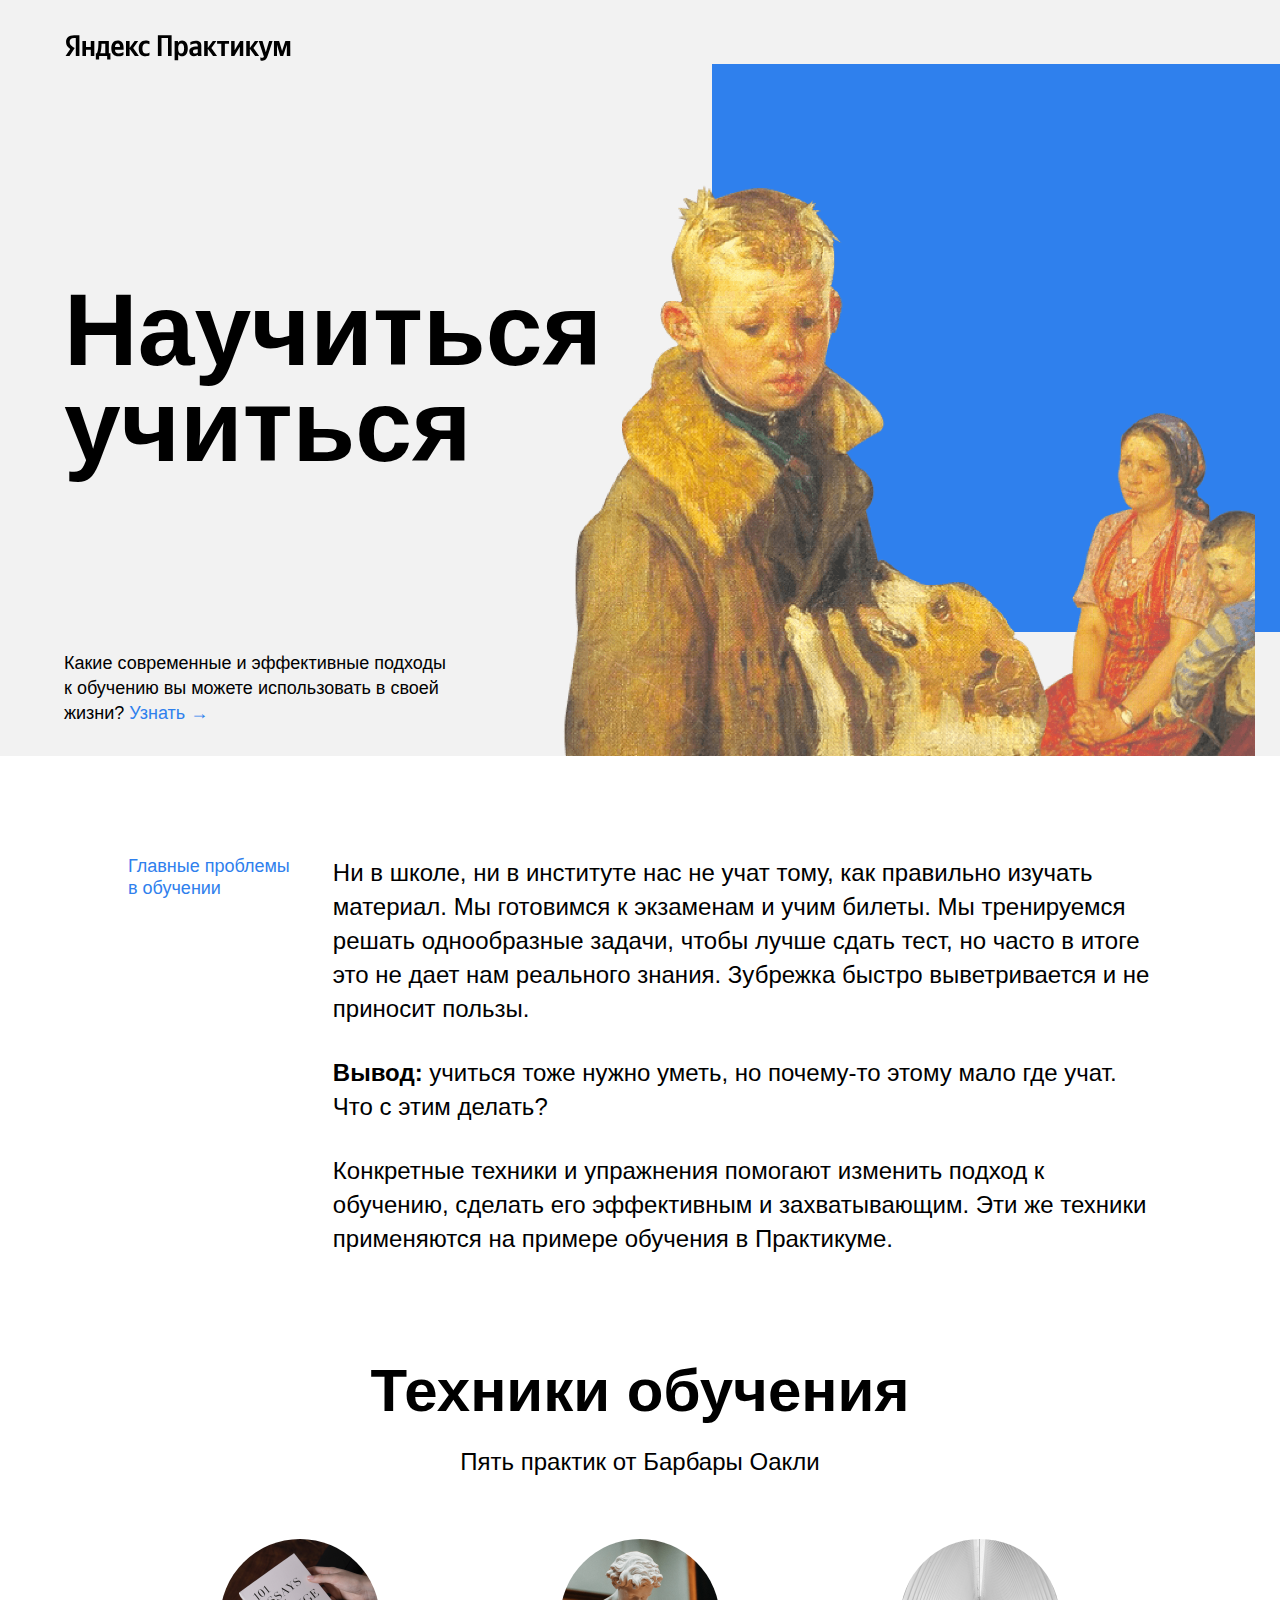
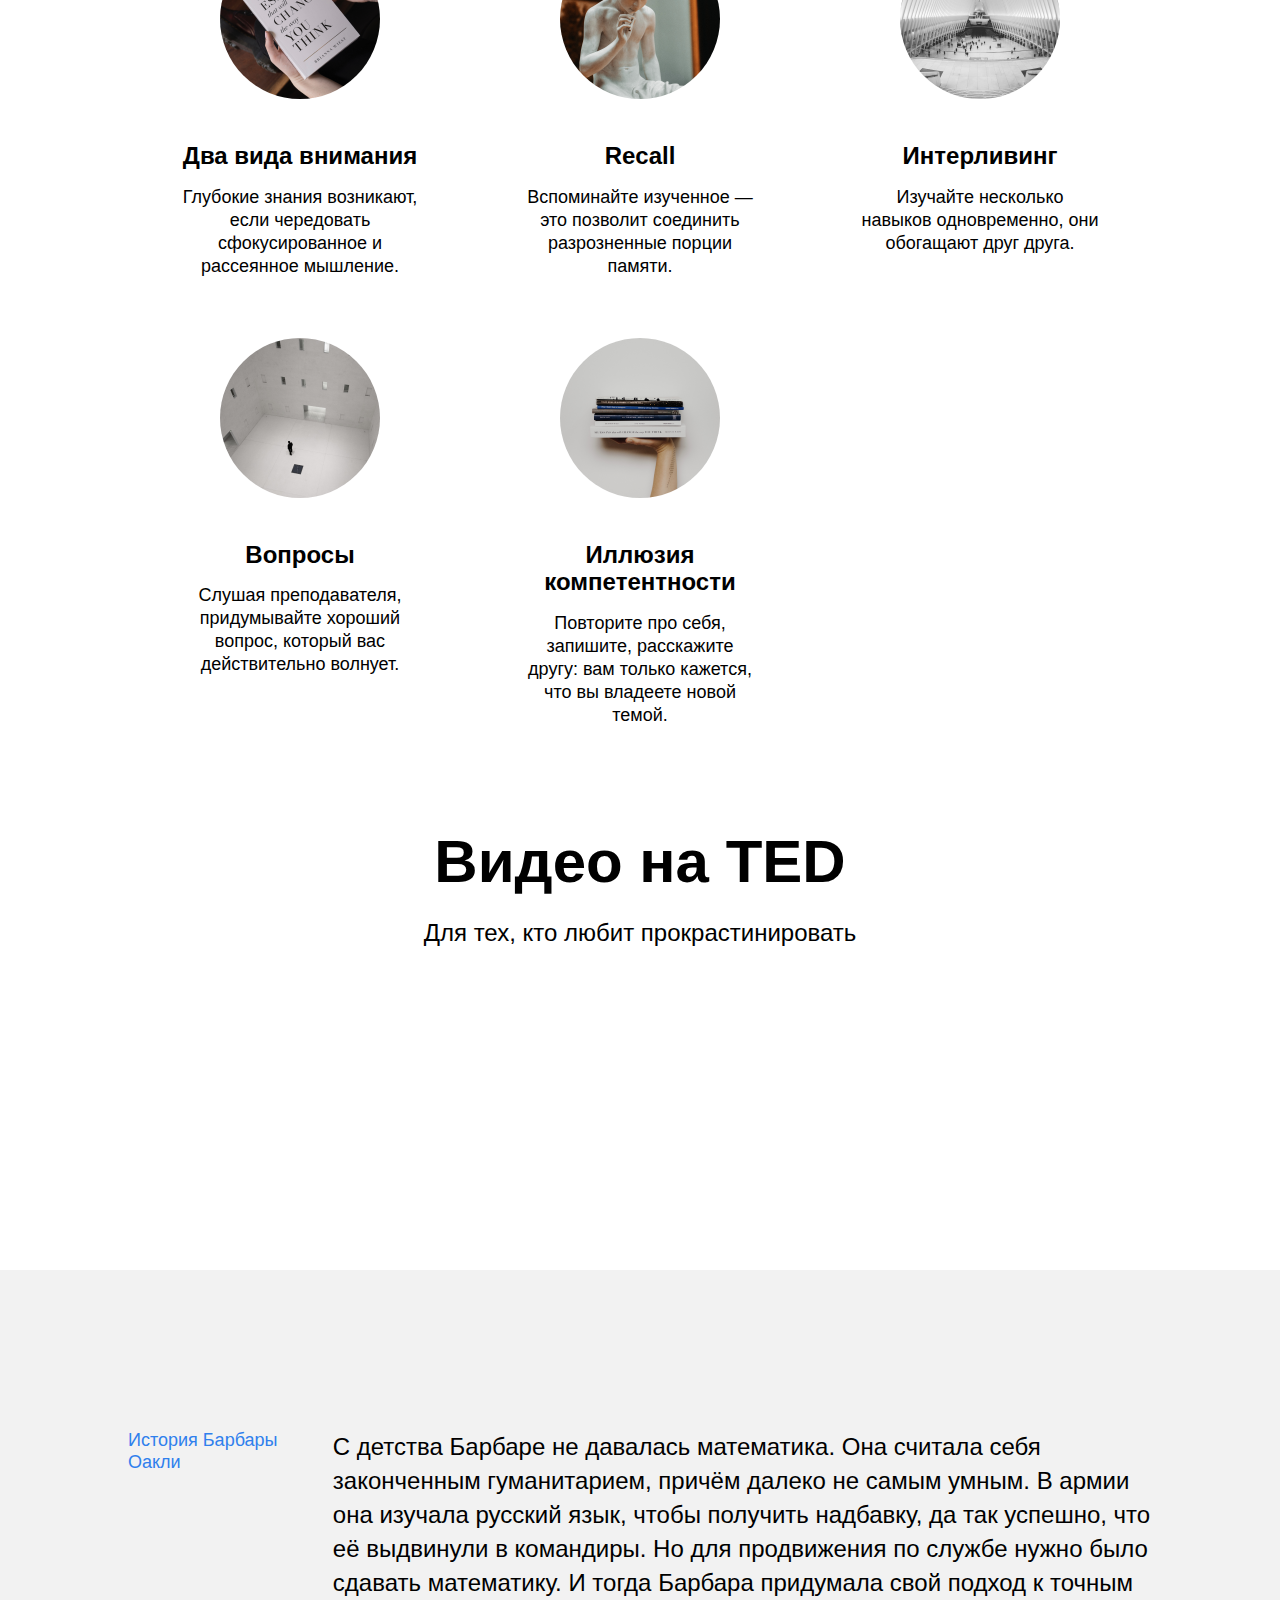
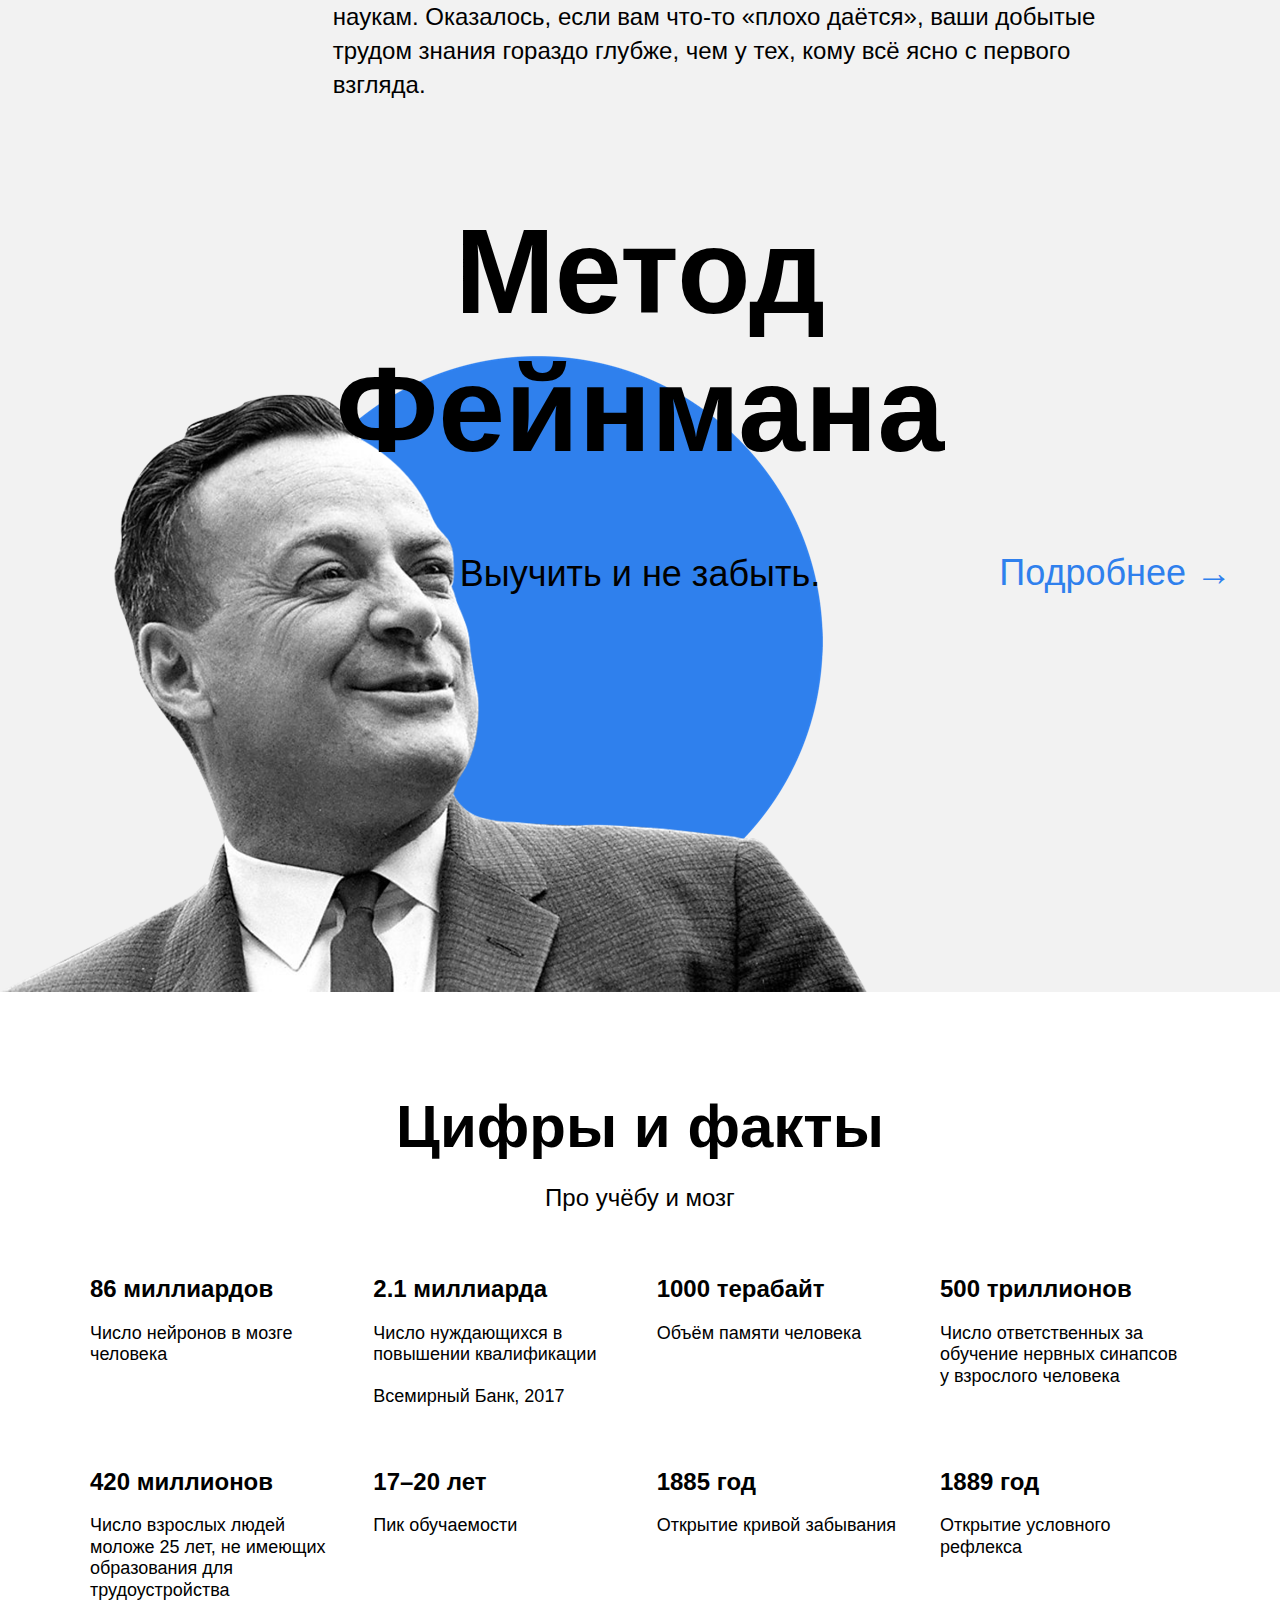
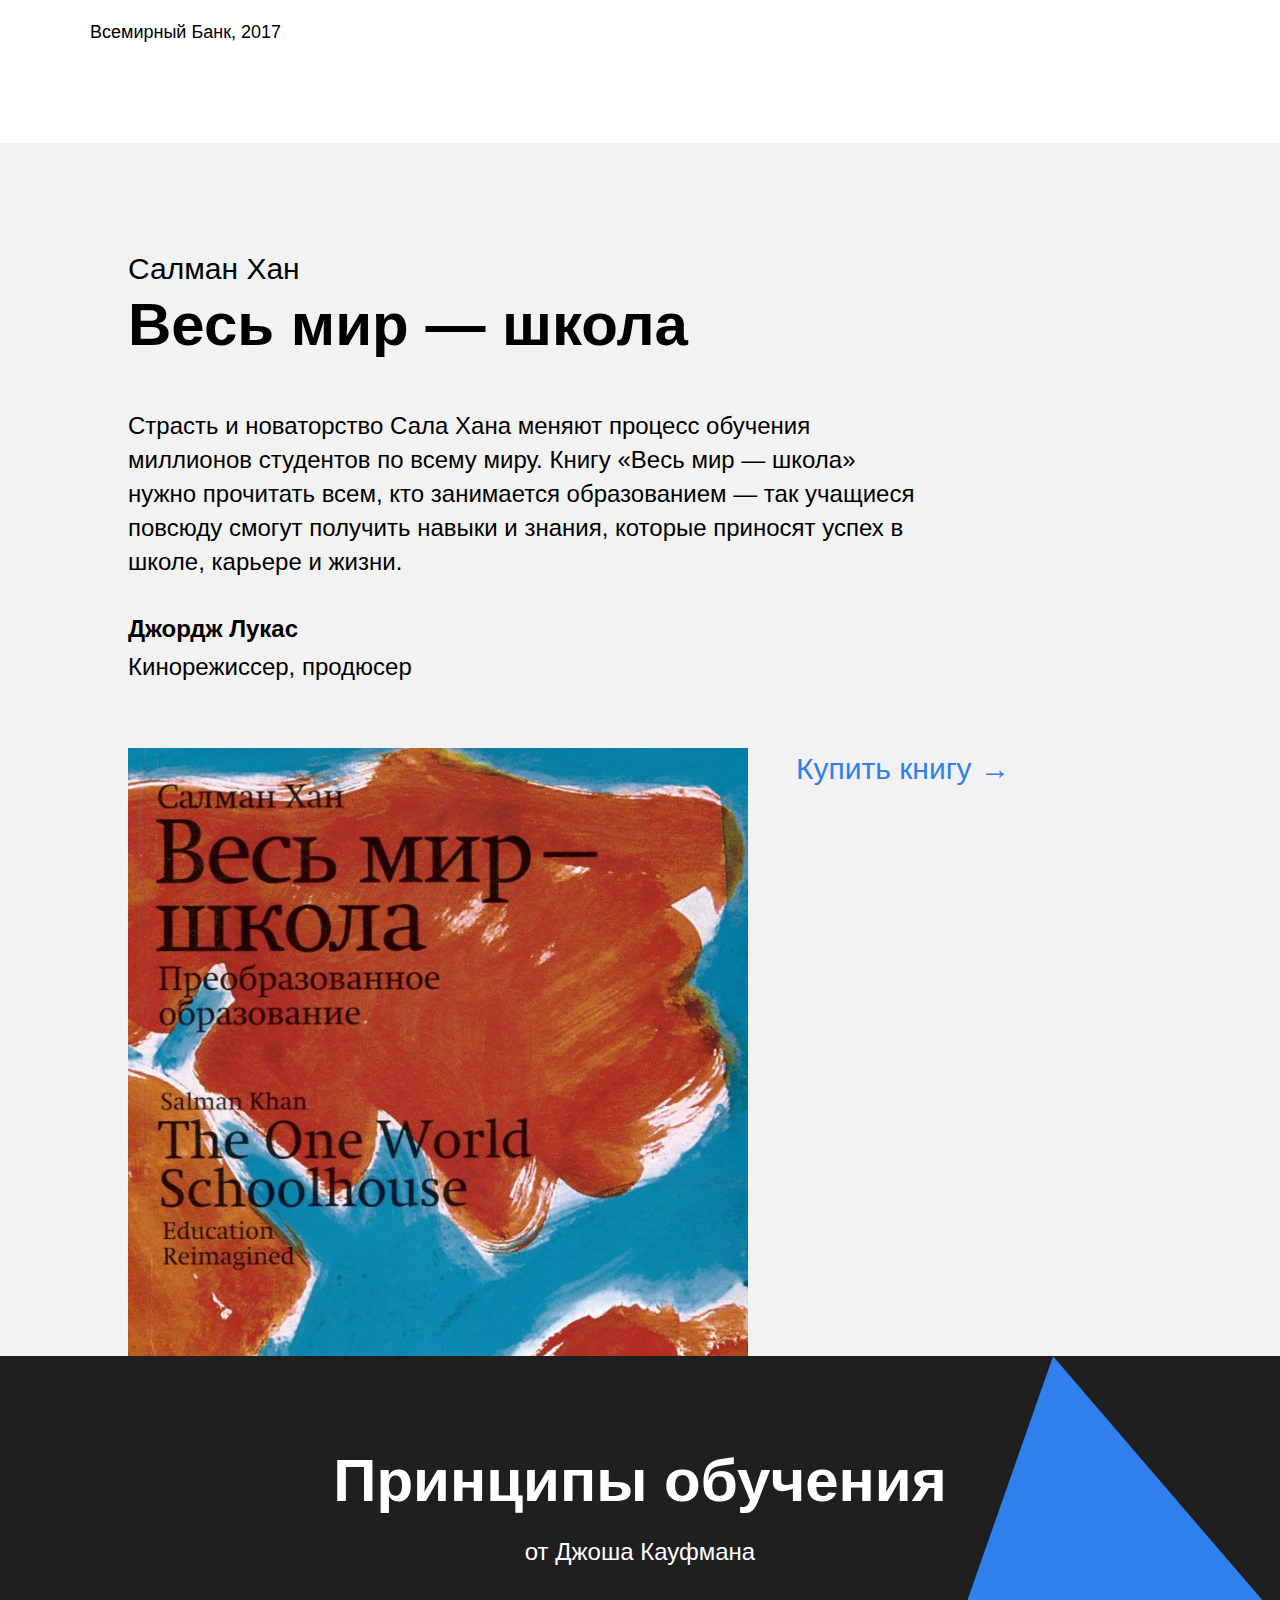
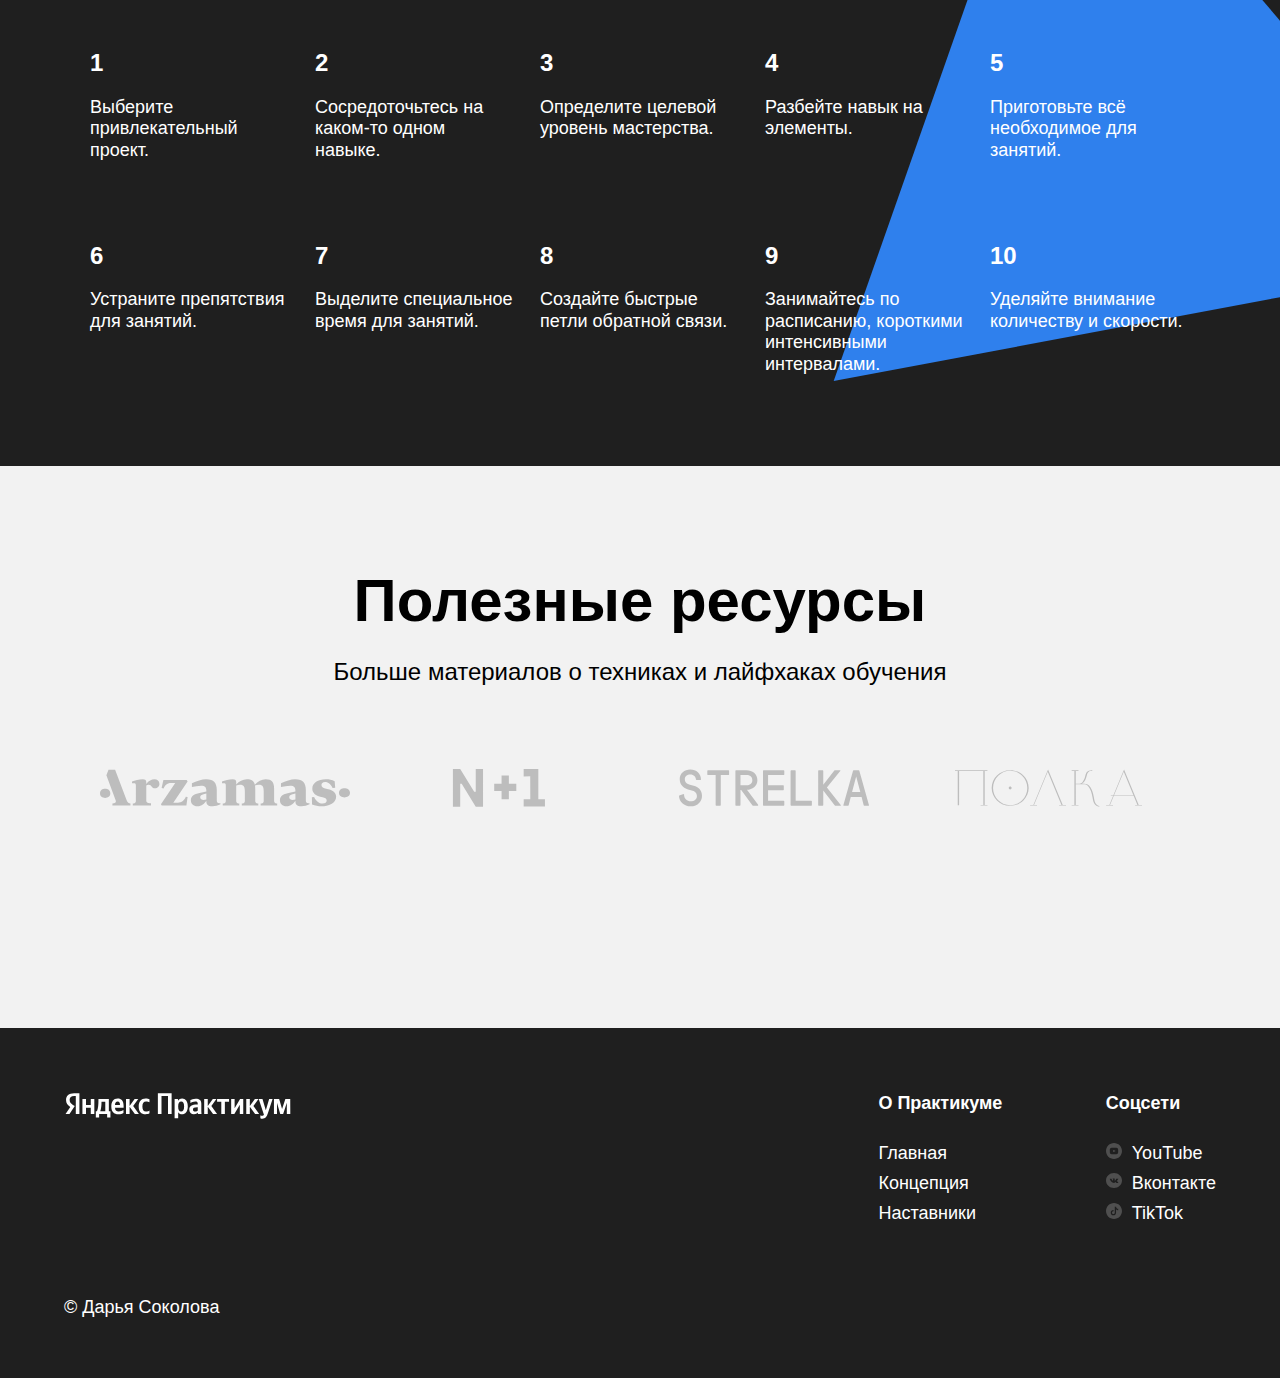
<file: how-to-learn/index.html>
<!DOCTYPE html>
<html lang="ru">

<head>
  <meta charset="UTF-8">
  <meta name="viewport" content="width=device-width, initial-scale=1.0">
  <title>Научиться учиться</title>
  <link rel="stylesheet" href="./pages/index.css">
</head>

<body>
  <div class="page">
    <header class="header">
      <div class="logo logo_place_header"></div>
      <h1 class="header__title">Научиться учиться</h1>
      <p class="header__subtitle">Какие современные и эффективные подходы к обучению вы можете использовать в своей
        жизни?
        <a class="header__link" href="#">Узнать &rarr;</a>
      </p>
      <img class="header__main-illustration" src="./images/header-image.png" alt="Фрагмент картины Опять двойка">
      <div class="header__square-pic rotation"></div>
    </header>
    <main class="content">
      <section class="description">
        <div class="two-columns">
          <h2 class="two-columns__brief">Главные проблемы в обучении</h2>
          <div class="two-columns__main-text">
            <p class="two-columns__paragraph">Ни в школе, ни в институте нас не учат тому, как правильно изучать материал.
              Мы готовимся к экзаменам и учим билеты. Мы тренируемся решать однообразные задачи, чтобы лучше сдать тест,
              но часто в итоге это не дает нам реального знания. Зубрежка быстро выветривается и не приносит пользы.</p>
            <p class="two-columns__paragraph"><span class="two-columns__span-accent">Вывод:</span> учиться тоже нужно уметь, но почему-то
              этому мало где учат. Что с этим делать?</p>
            <p class="two-columns__paragraph">Конкретные техники и упражнения помогают изменить подход к обучению, сделать
              его эффективным и захватывающим. Эти же техники применяются на примере обучения в Практикуме.</p>
          </div>
        </div>
      </section>
      <section class="techniques">
        <h2 class="section-title">Техники обучения</h2>
        <p class="section-subtitle">Пять практик от Барбары Оакли</p>
        <div class="cards">
          <div class="cards__item">
            <img class="cards__image" src="./images/cards-attention.png" alt="Два вида внимания">
            <h3 class="cards__title">Два вида внимания</h3>
            <p class="cards__description">Глубокие знания возникают, если чередовать сфокусированное и рассеянное мышление.</p>
          </div>
          <div class="cards__item">
            <img class="cards__image" src="./images/cards-recall.png" alt="Вспоминать">
            <h3 class="cards__title">Recall</h3>
            <p class="cards__description">Вспоминайте изученное — это позволит соединить разрозненные порции памяти.</p>
          </div>
          <div class="cards__item">
            <img class="cards__image" src="./images/cards-interliving.png" alt="Интерливинг">
            <h3 class="cards__title">Интерливинг</h3>
            <p class="cards__description">Изучайте несколько навыков одновременно, они обогащают друг друга.</p>
          </div>
          <div class="cards__item">
            <img class="cards__image" src="./images/cards-question.png" alt="Вопросы">
            <h3 class="cards__title">Вопросы</h3>
            <p class="cards__description">Слушая преподавателя, придумывайте хороший вопрос, который вас действительно волнует.</p>
          </div>
          <div class="cards__item">
            <img class="cards__image" src="./images/cards-competence.png" alt="Иллюзия компетентности">
            <h3 class="cards__title">Иллюзия компетентности</h3>
            <p class="cards__description">Повторите про себя, запишите, расскажите другу: вам только кажется, что вы владеете новой темой.</p>
          </div>
        </div>
      </section>
      <section class="video">
        <h2 class="section-title">Видео нa TED</h2>
        <p class="section-subtitle">Для тех, кто любит прокрастинировать</p>
        <div class="video__iframes">
            <iframe class="video__iframe" src="https://www.youtube.com/embed/arj7oStGLkU" title="YouTube video player" allow="accelerometer; autoplay; clipboard-write; encrypted-media; gyroscope; picture-in-picture" allowfullscreen></iframe>
            <iframe class="video__iframe" src="https://www.youtube.com/embed/5MgBikgcWnY" title="YouTube video player" allow="accelerometer; autoplay; clipboard-write; encrypted-media; gyroscope; picture-in-picture" allowfullscreen></iframe>
        </div>
      </section>
      <section class="oakley">
        <div class="two-columns">
          <h2 class="two-columns__brief">История Барбары Оакли</h2>
          <div class="two-columns__main-text">
            <p class="two-columns__paragraph">С детства Барбаре не давалась математика. Она считала себя законченным гуманитарием, причём далеко не самым умным. В армии она изучала русский язык, чтобы получить надбавку, да так успешно, что её выдвинули в командиры. Но для продвижения по службе нужно было сдавать математику. И тогда Барбара придумала свой подход к точным наукам. Оказалось, если вам что-то «плохо даётся», ваши добытые трудом знания гораздо глубже, чем у тех, кому всё ясно с первого взгляда.</p>
          </div>
        </div>
      </section>
      <section class="feynman">
        <h2 class="feynman__title">Метод Фейнмана</h2>
        <p class="feynman__subtitle">Выучить и не забыть.</p>
        <a class="feynman__link" href="#">Подробнее &rarr;</a>
      </section>
      <section class="digits">
        <h2 class="section-title">Цифры и факты</h2>
        <p class="section-subtitle">Про учёбу и мозг</p>
        <div class="table">
          <div class="table__cell">
            <h3 class="table__heading">86 миллиардов</h3>
            <p class="table__text">Число нейронов в мозге человека</p>
          </div>
          <div class="table__cell">
            <h3 class="table__heading">2.1 миллиарда</h3>
            <p class="table__text">Число нуждающихся в повышении квалификации</p>
            <p class="table__text">Всемирный Банк, 2017</p>
          </div>
          <div class="table__cell">
            <h3 class="table__heading">1000 терабайт</h3>
            <p class="table__text">Объём памяти человека</p>
          </div>
          <div class="table__cell">
            <h3 class="table__heading">500 триллионов</h3>
            <p class="table__text">Число ответственных за обучение нервных синапсов у взрослого человека</p>
          </div>
          <div class="table__cell">
            <h3 class="table__heading">420 миллионов</h3>
            <p class="table__text">Число взрослых людей моложе 25 лет, не имеющих образования для трудоустройства</p>
            <p class="table__text">Всемирный Банк, 2017</p>
          </div>
          <div class="table__cell">
            <h3 class="table__heading">17–20 лет</h3>
            <p class="table__text">Пик обучаемости</p>
          </div>
          <div class="table__cell">
            <h3 class="table__heading">1885 год</h3>
            <p class="table__text">Открытие кривой забывания</p>
          </div>
          <div class="table__cell">
            <h3 class="table__heading">1889 год</h3>
            <p class="table__text">Открытие условного рефлекса</p>
          </div>
        </div>
      </section>
      <section class="khan">
        <div class="khan__container">
          <p class="khan__author">Салман Хан</p>
          <h2 class="khan__title">Весь мир — школа</h2>
          <blockquote class="khan__quote">Страсть и новаторство Сала Хана меняют процесс обучения миллионов студентов по всему миру. Книгу «Весь мир — школа» нужно прочитать всем, кто занимается образованием — так учащиеся повсюду смогут получить навыки и знания, которые приносят успех в школе, карьере и жизни.</blockquote>
          <p class="khan__quote-author">Джордж Лукас</p>
          <p class="khan__quote-author-subline">Кинорежиссер, продюсер</p>
          <div class="khan__book-container">
            <img class="khan__book-pic" alt="Книга Весь мир — школа" src="./images/khan-book.jpg">
            <a class="khan__buy-link" href="#">Купить книгу &rarr;</a>
          </div>
        </div>
      </section>
      <section class="kaufman">
        <h2 class="section-title section-title_theme_dark">Принципы обучения</h2>
        <p class="section-subtitle section-subtitle_theme_dark">от Джоша Кауфмана</p>
        <div class="table table_theme_dark">
          <div class="table__cell table__cell_theme_dark">
            <h3 class="table__heading table__heading_theme_dark">1</h3>
            <p class="table__text table__text_theme_dark">Выберите привлекательный проект.</p>
          </div>
          <div class="table__cell table__cell_theme_dark">
            <h3 class="table__heading table__heading_theme_dark">2</h3>
            <p class="table__text table__text_theme_dark">Сосредоточьтесь на каком-то одном навыке.</p>
          </div>
          <div class="table__cell table__cell_theme_dark">
            <h3 class="table__heading table__heading_theme_dark">3</h3>
            <p class="table__text table__text_theme_dark">Определите целевой уровень мастерства.</p>
          </div>
          <div class="table__cell table__cell_theme_dark">
            <h3 class="table__heading table__heading_theme_dark">4</h3>
            <p class="table__text table__text_theme_dark">Разбейте навык на элементы.</p>
          </div>
          <div class="table__cell table__cell_theme_dark">
            <h3 class="table__heading table__heading_theme_dark">5</h3>
            <p class="table__text table__text_theme_dark">Приготовьте всё необходимое для занятий.</p>
          </div>
          <div class="table__cell table__cell_theme_dark">
            <h3 class="table__heading table__heading_theme_dark">6</h3>
            <p class="table__text table__text_theme_dark">Устраните препятствия для занятий.</p>
          </div>
          <div class="table__cell table__cell_theme_dark">
            <h3 class="table__heading table__heading_theme_dark">7</h3>
            <p class="table__text table__text_theme_dark">Выделите специальное время для занятий.</p>
          </div>
          <div class="table__cell table__cell_theme_dark">
            <h3 class="table__heading table__heading_theme_dark">8</h3>
            <p class="table__text table__text_theme_dark">Создайте быстрые петли обратной связи.</p>
          </div>
          <div class="table__cell table__cell_theme_dark">
            <h3 class="table__heading table__heading_theme_dark">9</h3>
            <p class="table__text table__text_theme_dark">Занимайтесь по расписанию, короткими интенсивными интервалами.</p>
          </div>
          <div class="table__cell table__cell_theme_dark">
            <h3 class="table__heading table__heading_theme_dark">10</h3>
            <p class="table__text table__text_theme_dark">Уделяйте внимание количеству и скорости.</p>
          </div>
      </div>
      <div class="kaufman__triangle rotation"></div>
    </section>
    <section class="resources">
      <h2 class="section-title">Полезные ресурсы</h2>
      <p class="section-subtitle">Больше материалов о техниках и лайфхаках обучения</p>
      <div class="resources__logo-zone">
        <a class="resources__link" href="#">
          <img class="resources__logo" src="./images/logo/resources-arzamas.svg" alt="Логотип ресурса Арзамаз">
        </a>
        <a class="resources__link" href="#">
          <img class="resources__logo" src="./images/logo/resources-n1.svg" alt="Логотип ресурса Н1">
        </a>
        <a class="resources__link" href="#">
          <img class="resources__logo" src="./images/logo/resources-strelka.svg" alt="Логотип ресурса Стрелка">
        </a>
        <a class="resources__link" href="#">
          <img class="resources__logo" src="./images/logo/resources-polka.svg" alt="Логотип ресурса Полка">
        </a>
      </div>
    </section>
    </main>
    <footer class="footer">
      <div class="footer__columns">
        <div class="footer__column footer__column_content_copyright">
          <div class="logo logo_place_footer"></div>
          <p class="footer__author">&copy; Дарья Соколова</p>
        </div>
        <div class="footer__column footer__column_content_info">
          <h3 class="footer__column-heading">О Практикуме</h3>
          <nav class="footer__column-links">
            <a href="#" class="footer__column-link">Главная</a>
            <a href="#" class="footer__column-link">Концепция</a>
            <a href="#" class="footer__column-link">Наставники</a>
          </nav>
        </div>
        <div class="footer__column footer__column_content_social">
          <h3 class="footer__column-heading">Соцсети</h3>
          <nav class="footer__column-links">
            <a href="#" class="footer__column-link"><img class="footer__social-icon" src="./images/youtube-icon.svg" alt="Логотип Ютуб">YouTube</a>
            <a href="#" class="footer__column-link"><img class="footer__social-icon" src="./images/vk_color_white.svg" alt="Логотип Вконтакте">Вконтакте</a>
            <a href="#" class="footer__column-link"><img class="footer__social-icon" src="./images/tiktok-icon.svg" alt="Логотип Тикток">TikTok</a>
          </nav>
        </div>
      </div>
    </footer>
  </div>
</body>

</html>
</file>
<file: how-to-learn/pages/index.css>
@import url(../vendor/normalize.css);
@import url(../blocks/page/page.css);
@import url(../blocks/rotation/rotation.css);
@import url(../blocks/header/header.css);
@import url(../blocks/logo/logo.css);
@import url(../blocks/logo/_place/logo_place_header.css);
@import url(../blocks/header/__title/header__title.css);
@import url(../blocks/header/__subtitle/header__subtitle.css);
@import url(../blocks/header/__link/header__link.css);
@import url(../blocks/header/__square-pic/header__square-pic.css);
@import url(../blocks/header/__main-illustration/header__main-illustration.css);
@import url(../blocks/description/description.css);
@import url(../blocks/two-columns/two-columns.css);
@import url(../blocks/two-columns/__brief/two-columns__brief.css);
@import url(../blocks/two-columns/__main-text/two-columns__main-text.css);
@import url(../blocks/two-columns/__paragraph/two-columns__paragraph.css);
@import url(../blocks/two-columns/__span-accent/two-columns__span-accent.css);
@import url(../blocks/techniques/technigues.css);
@import url(../blocks/section-title/section-title.css);
@import url(../blocks/section-subtitle/section-subtitle.css);
@import url(../blocks/cards/cards.css);
@import url(../blocks/cards/__item/cards__item.css);
@import url(../blocks/cards/__image/cards__image.css);
@import url(../blocks/cards/__title/cards__title.css);
@import url(../blocks/cards/__description/cards__description.css);
@import url(../blocks/video/video.css);
@import url(../blocks/video/__iframes/video__iframes.css);
@import url(../blocks/video/__iframe/video__iframe.css);
@import url(../blocks/oakley/oakley.css);
@import url(../blocks/feynman/feynman.css);
@import url(../blocks/feynman/__title/feynman__title.css);
@import url(../blocks/feynman/__subtitle/feynman__subtitle.css);
@import url(../blocks/feynman/__link/feynman__link.css);
@import url(../blocks/digits/digits.css);
@import url(../blocks/table/table.css);
@import url(../blocks/table/__heading/table__heading.css);
@import url(../blocks/table/__cell/table__cell.css);
@import url(../blocks/table/__text/table__text.css);
@import url(../blocks/khan/khan.css);
@import url(../blocks/khan/__container/khan__container.css);
@import url(../blocks/khan/__title/khan__title.css);
@import url(../blocks/khan/__author/khan__author.css);
@import url(../blocks/khan/__quote/khan__quote.css);
@import url(../blocks/khan/__quote-author-subline/khan__quote-author-subline.css);
@import url(../blocks/khan/__quote-author/khan__quote-author.css);
@import url(../blocks/khan/__book-container/khan__book-container.css);
@import url(../blocks/khan/__book-pic/khan__book-pic.css);
@import url(../blocks/khan/__buy-link/khan__buy-link.css);
@import url(../blocks/kaufman/kaufman.css);
@import url(../blocks/section-title/_theme/section-title_theme_dark.css);
@import url(../blocks/section-subtitle/_theme/section-subtitle_theme_dark.css);
@import url(../blocks/table/_theme/table_theme_dark.css);
@import url(../blocks/table/__heading/_theme/table__heading_theme_dark.css);
@import url(../blocks/table/__cell/_theme/table__cell_theme_dark.css);
@import url(../blocks/table/__text/_theme/table__text_theme_dark.css);
@import url(../blocks/kaufman/__triangle/kaufman__triangle.css);
@import url(../blocks/resources/resources.css);
@import url(../blocks/resources/__logo-zone/resources__logo-zone.css);
@import url(../blocks/resources/__logo/resources__logo.css);
@import url(../blocks/resources/__link/resources__link.css);
@import url(../blocks/footer/footer.css);
@import url(../blocks/logo/_place/logo_place_footer.css);
@import url(../blocks/footer/__columns/footer__columns.css);
@import url(../blocks/footer/__column/footer__column.css);
@import url(../blocks/footer/__column/_content/footer__column_content_copyright.css);
@import url(../blocks/footer/__column/_content/footer__column_content_info.css);
@import url(../blocks/footer/__column/_content/footer__column_content_social.css);
@import url(../blocks/footer/__author/footer__author.css);
@import url(../blocks/footer/__column-heading/footer__column-heading.css);
@import url(../blocks/footer/__column-link/footer__column-link.css);
@import url(../blocks/footer/__column-links/footer__column-links.css);
@import url(../blocks/footer/__social-icon/footer__social-icon.css);
</file>
